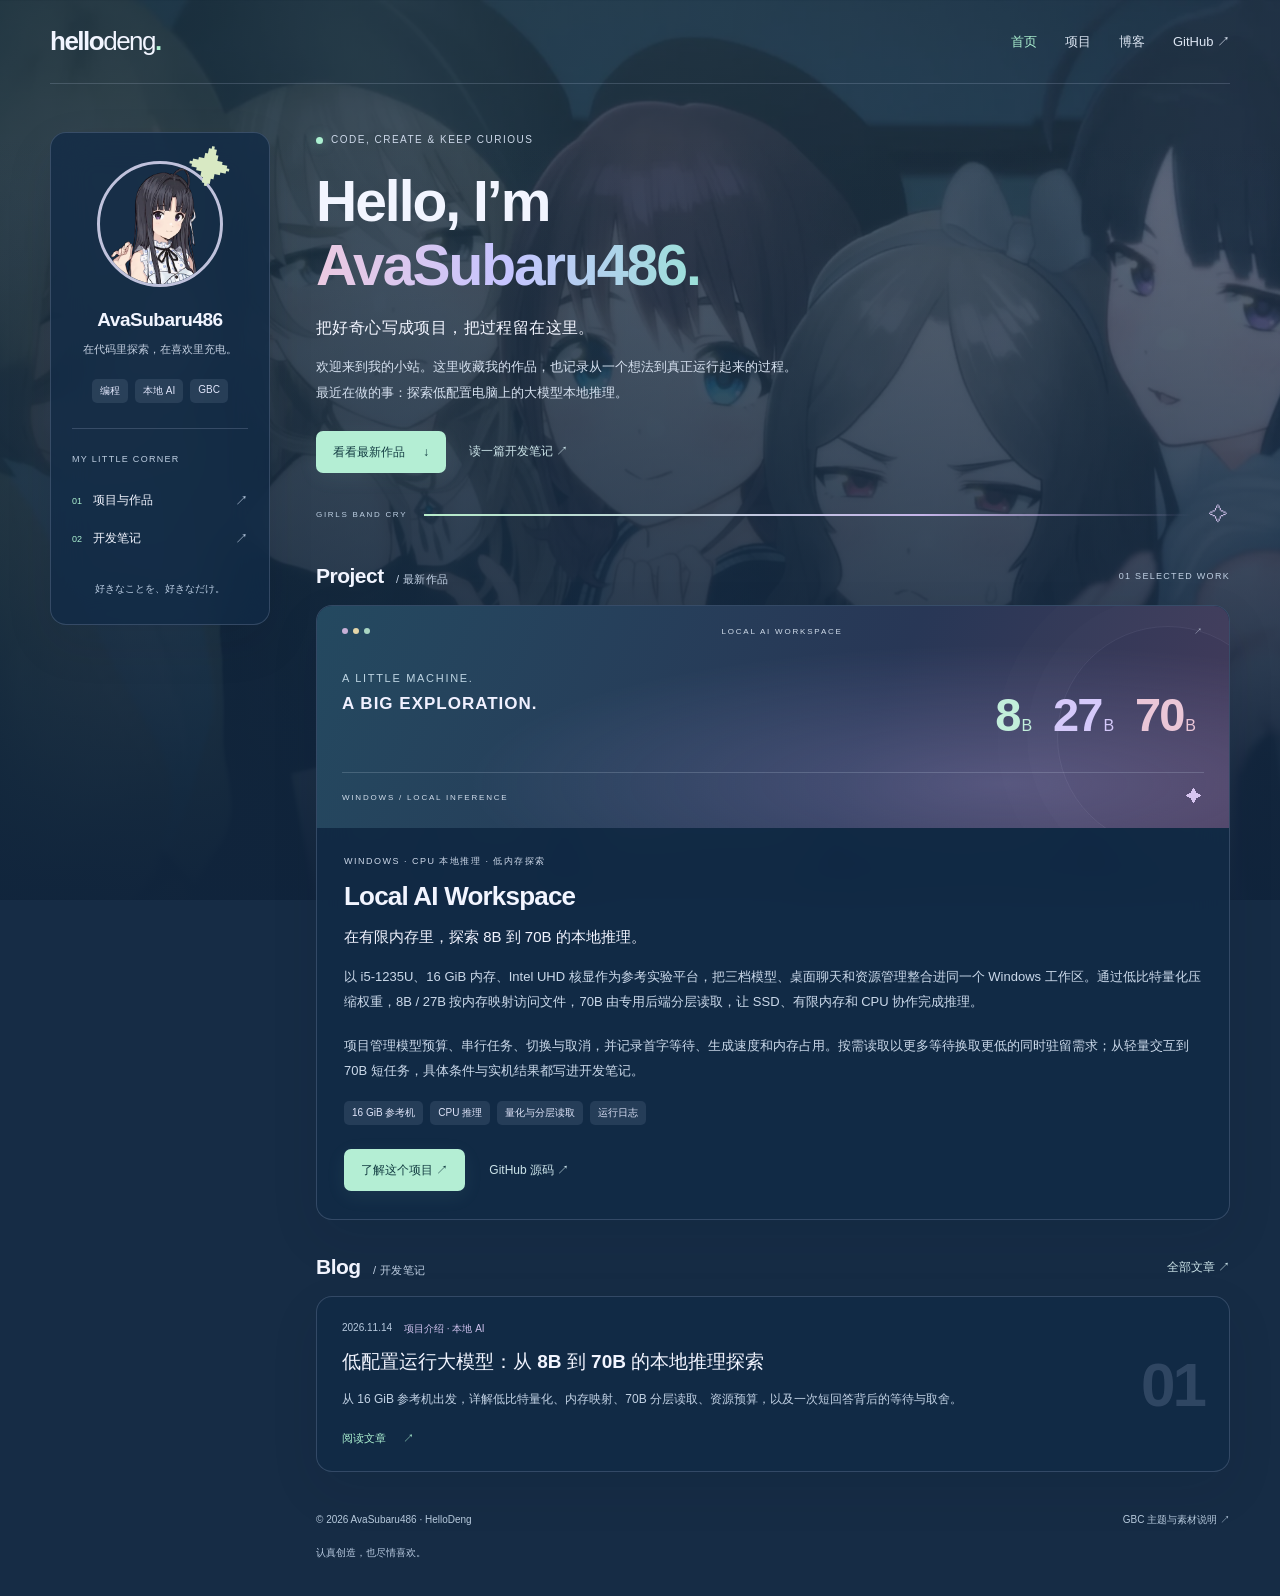
<file: index.html>
<!doctype html>
<html lang="zh-CN">
<head>
  <meta charset="utf-8">
  <meta name="viewport" content="width=device-width,initial-scale=1">
  <meta name="theme-color" content="#182d47">
  <meta name="description" content="HelloDeng，AvaSubaru486 的个人项目与开发笔记。最新作品：Local AI Workspace，Windows 本地 AI 工作区。">
  <title>HelloDeng · AvaSubaru486</title>
  <link rel="icon" href="/assets/favicon.svg" type="image/svg+xml">
  <link rel="preload" href="/assets/gbc-background.webp" as="image">
  <link rel="stylesheet" href="/styles.css">
</head>
<body>
  <div class="scenery" aria-hidden="true"></div>
  <a class="skip-link" href="#main">跳到正文</a>
  <header class="site-header wrap">
    <a class="wordmark" href="/">hello<span>deng</span><i>.</i></a>
    <nav aria-label="主导航"><a href="/" aria-current="page">首页</a><a href="/#projects">项目</a><a href="/blog/">博客</a><a href="https://github.com/AvaSubaru486" target="_blank" rel="noopener noreferrer">GitHub ↗</a></nav>
  </header>
  <main id="main" class="wrap home-layout">
    <aside class="profile glass" aria-label="关于站主">
      <div class="avatar-wrap"><img class="avatar" src="/assets/subaru-avatar.webp" alt="安和昴主题头像" width="144" height="144"><span aria-hidden="true">✦</span></div>
      <h2>AvaSubaru486</h2><p class="profile-caption">在代码里探索，在喜欢里充电。</p>
      <div class="tags"><span>编程</span><span>本地 AI</span><span>GBC</span></div>
      <div class="profile-rule"></div>
      <p class="micro-label">MY LITTLE CORNER</p>
      <a class="profile-link" href="#projects"><span>01</span> 项目与作品 <b>↗</b></a>
      <a class="profile-link" href="/blog/"><span>02</span> 开发笔记 <b>↗</b></a>
      <p class="signature">好きなことを、好きなだけ。</p>
    </aside>
    <div class="home-content">
      <section class="hero">
        <p class="eyebrow"><span class="status-dot"></span> CODE, CREATE & KEEP CURIOUS</p>
        <h1>Hello, I’m<br><span>AvaSubaru486.</span></h1>
        <p class="hero-note">把好奇心写成项目，把过程留在这里。</p>
        <p class="hero-description">欢迎来到我的小站。这里收藏我的作品，也记录从一个想法到真正运行起来的过程。<br>最近在做的事：探索低配置电脑上的大模型本地推理。</p>
        <div class="hero-actions"><a class="button button-primary" href="#projects">看看最新作品 <span>↓</span></a><a class="text-link" href="/blog/">读一篇开发笔记 ↗</a></div>
        <div class="melody" aria-hidden="true"><span>GIRLS BAND CRY</span><i></i><span>✧</span></div>
      </section>
      <section id="projects" class="section" aria-labelledby="projects-title">
        <div class="section-heading"><h2 id="projects-title">Project <small>/ 最新作品</small></h2><span class="micro-label">01 SELECTED WORK</span></div>
        <article class="featured glass">
          <div class="project-art" aria-label="三档本地模型与桌面工作区的概念图">
            <div class="art-top"><span class="window-dots"><i></i><i></i><i></i></span><span>LOCAL AI WORKSPACE</span><span>↗</span></div>
            <div class="art-label">A LITTLE MACHINE.<br><strong>A BIG EXPLORATION.</strong></div>
            <div class="model-orbit"><span>8<small>B</small></span><span>27<small>B</small></span><span>70<small>B</small></span></div>
            <div class="art-bottom"><span>WINDOWS / LOCAL INFERENCE</span><span>✦</span></div>
          </div>
          <div class="featured-copy"><p class="eyebrow">WINDOWS · CPU 本地推理 · 低内存探索</p><h3>Local AI Workspace</h3><p class="project-subtitle">在有限内存里，探索 8B 到 70B 的本地推理。</p><p>以 i5-1235U、16 GiB 内存、Intel UHD 核显作为参考实验平台，把三档模型、桌面聊天和资源管理整合进同一个 Windows 工作区。通过低比特量化压缩权重，8B / 27B 按内存映射访问文件，70B 由专用后端分层读取，让 SSD、有限内存和 CPU 协作完成推理。</p><p>项目管理模型预算、串行任务、切换与取消，并记录首字等待、生成速度和内存占用。按需读取以更多等待换取更低的同时驻留需求；从轻量交互到 70B 短任务，具体条件与实机结果都写进开发笔记。</p><div class="tags"><span>16 GiB 参考机</span><span>CPU 推理</span><span>量化与分层读取</span><span>运行日志</span></div><div class="card-actions"><a class="button button-primary" href="/blog/local-ai-workspace/">了解这个项目 ↗</a><a class="text-link" href="https://github.com/AvaSubaru486/LocalAIWorkspace" target="_blank" rel="noopener noreferrer">GitHub 源码 ↗</a></div></div>
        </article>
      </section>
      <section class="section" aria-labelledby="notes-title">
        <div class="section-heading"><h2 id="notes-title">Blog <small>/ 开发笔记</small></h2><a class="text-link" href="/blog/">全部文章 ↗</a></div>
        <a class="post-card glass" href="/blog/local-ai-workspace/"><div><p class="post-meta"><time datetime="2026-11-14">2026.11.14</time><span>项目介绍 · 本地 AI</span></p><h3>低配置运行大模型：从 8B 到 70B 的本地推理探索</h3><p>从 16 GiB 参考机出发，详解低比特量化、内存映射、70B 分层读取、资源预算，以及一次短回答背后的等待与取舍。</p><span class="read-more">阅读文章 <b>↗</b></span></div><span class="post-mark" aria-hidden="true">01</span></a>
      </section>
      <footer class="site-footer"><span>© 2026 AvaSubaru486 · HelloDeng</span><a href="/credits.html">GBC 主题与素材说明 ↗</a><p>认真创造，也尽情喜欢。</p></footer>
    </div>
  </main>
</body>
</html>
</file>
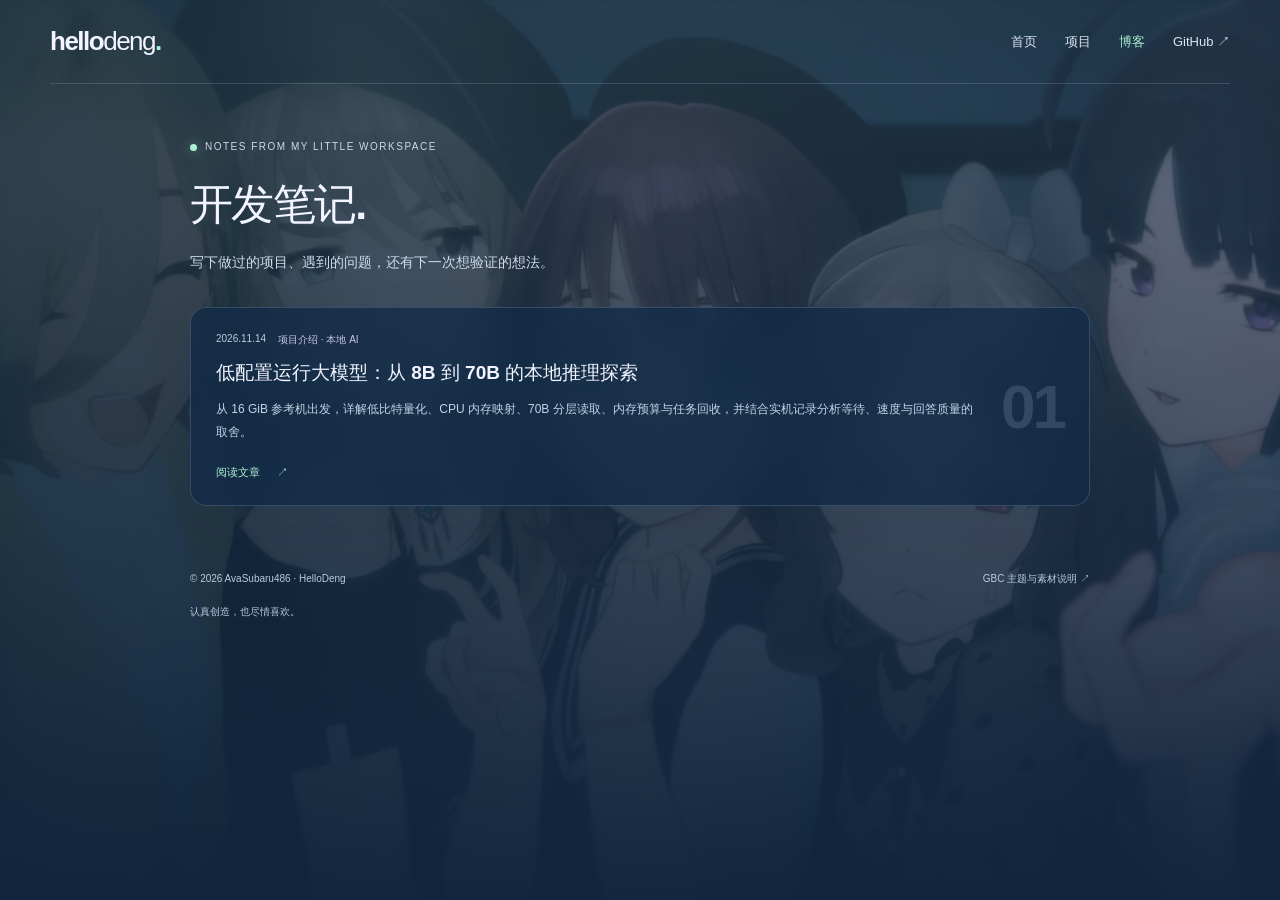
<file: blog/index.html>
<!doctype html>
<html lang="zh-CN">
<head><meta charset="utf-8"><meta name="viewport" content="width=device-width,initial-scale=1"><meta name="theme-color" content="#182d47"><meta name="description" content="AvaSubaru486 的开发笔记，记录本地 AI 项目的设计、运行与实验。"><title>开发笔记 · HelloDeng</title><link rel="icon" href="/assets/favicon.svg" type="image/svg+xml"><link rel="stylesheet" href="/styles.css"></head>
<body><div class="scenery" aria-hidden="true"></div><a class="skip-link" href="#main">跳到正文</a><header class="site-header wrap"><a class="wordmark" href="/">hello<span>deng</span><i>.</i></a><nav aria-label="主导航"><a href="/">首页</a><a href="/#projects">项目</a><a href="/blog/" aria-current="page">博客</a><a href="https://github.com/AvaSubaru486" target="_blank" rel="noopener noreferrer">GitHub ↗</a></nav></header>
  <main id="main" class="wrap page-layout"><div class="page-heading"><p class="eyebrow"><span class="status-dot"></span> NOTES FROM MY LITTLE WORKSPACE</p><h1>开发笔记<span class="accent">.</span></h1><p>写下做过的项目、遇到的问题，还有下一次想验证的想法。</p></div><section class="blog-list" aria-label="博客文章"><a class="post-card glass" href="/blog/local-ai-workspace/"><div><p class="post-meta"><time datetime="2026-11-14">2026.11.14</time><span>项目介绍 · 本地 AI</span></p><h3>低配置运行大模型：从 8B 到 70B 的本地推理探索</h3><p>从 16 GiB 参考机出发，详解低比特量化、CPU 内存映射、70B 分层读取、内存预算与任务回收，并结合实机记录分析等待、速度与回答质量的取舍。</p><span class="read-more">阅读文章 <b>↗</b></span></div><span class="post-mark" aria-hidden="true">01</span></a></section><footer class="site-footer"><span>© 2026 AvaSubaru486 · HelloDeng</span><a href="/credits.html">GBC 主题与素材说明 ↗</a><p>认真创造，也尽情喜欢。</p></footer></main>
</body></html>
</file>
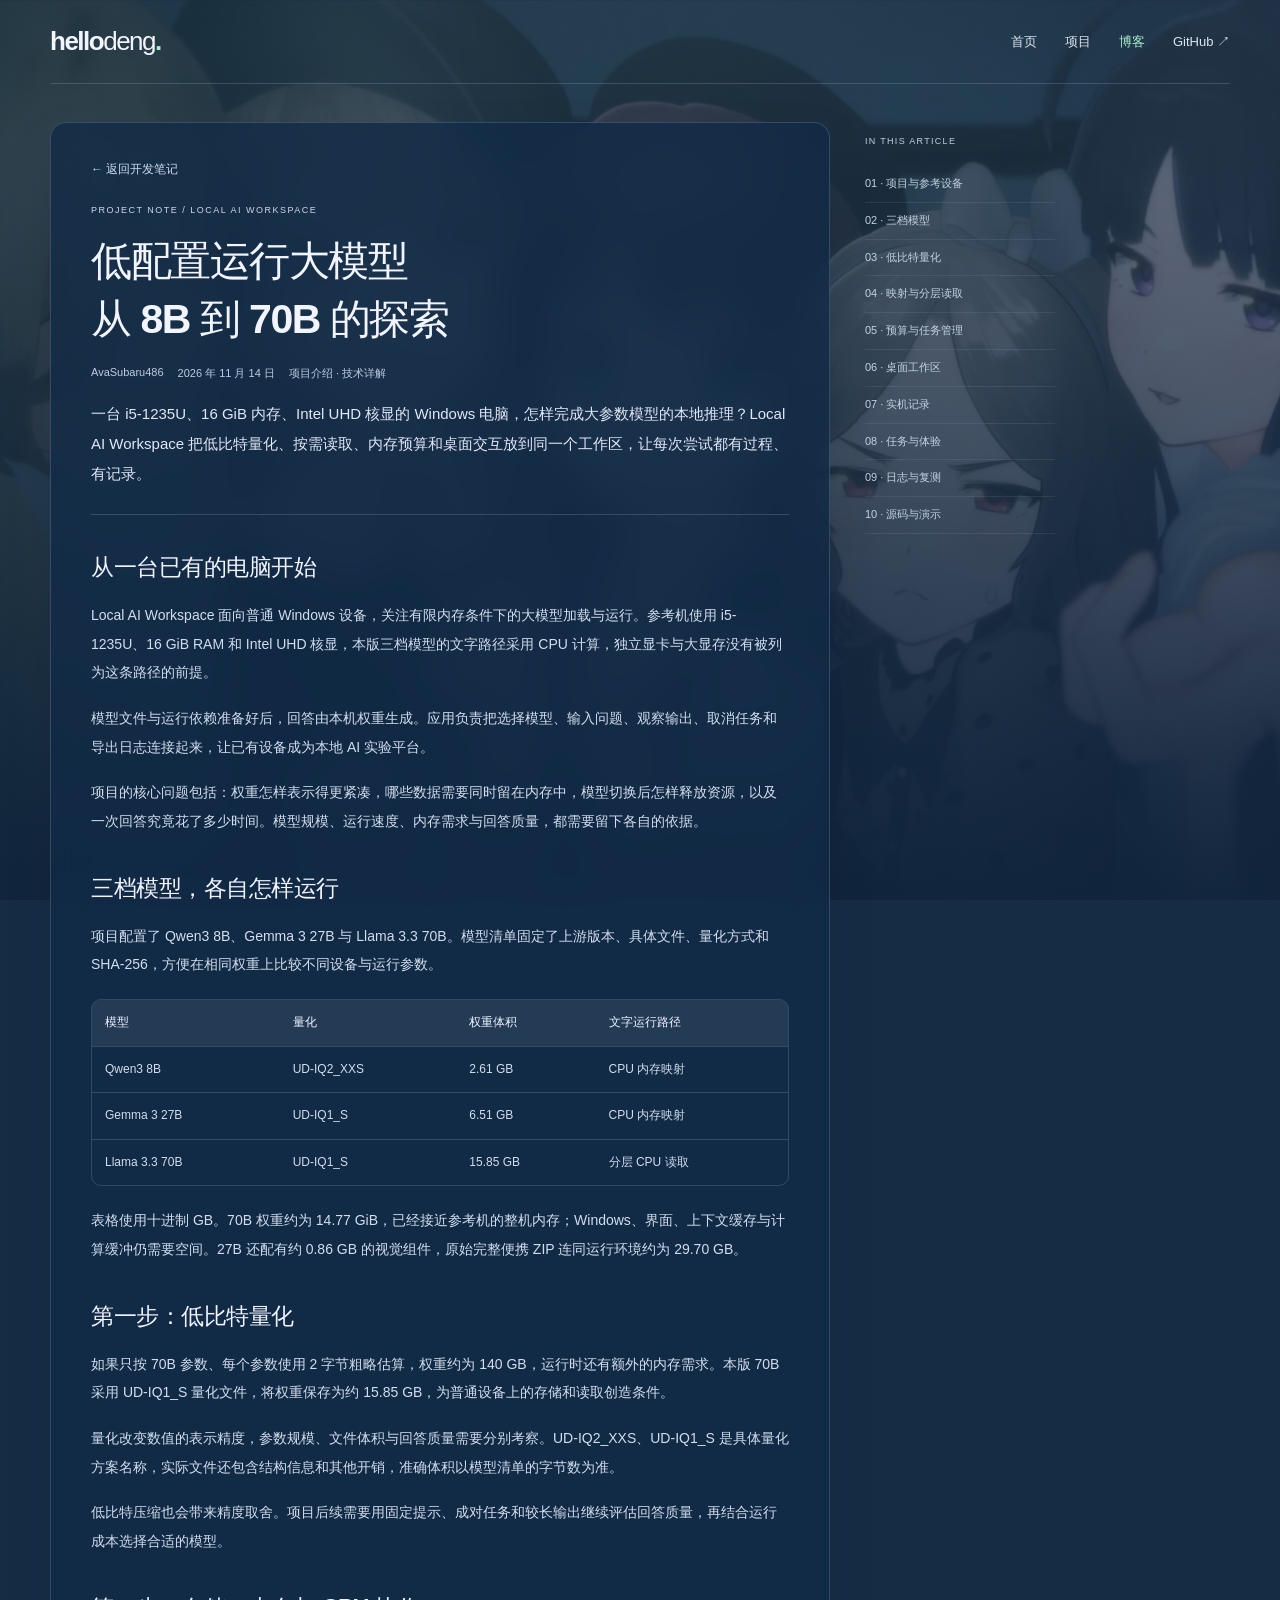
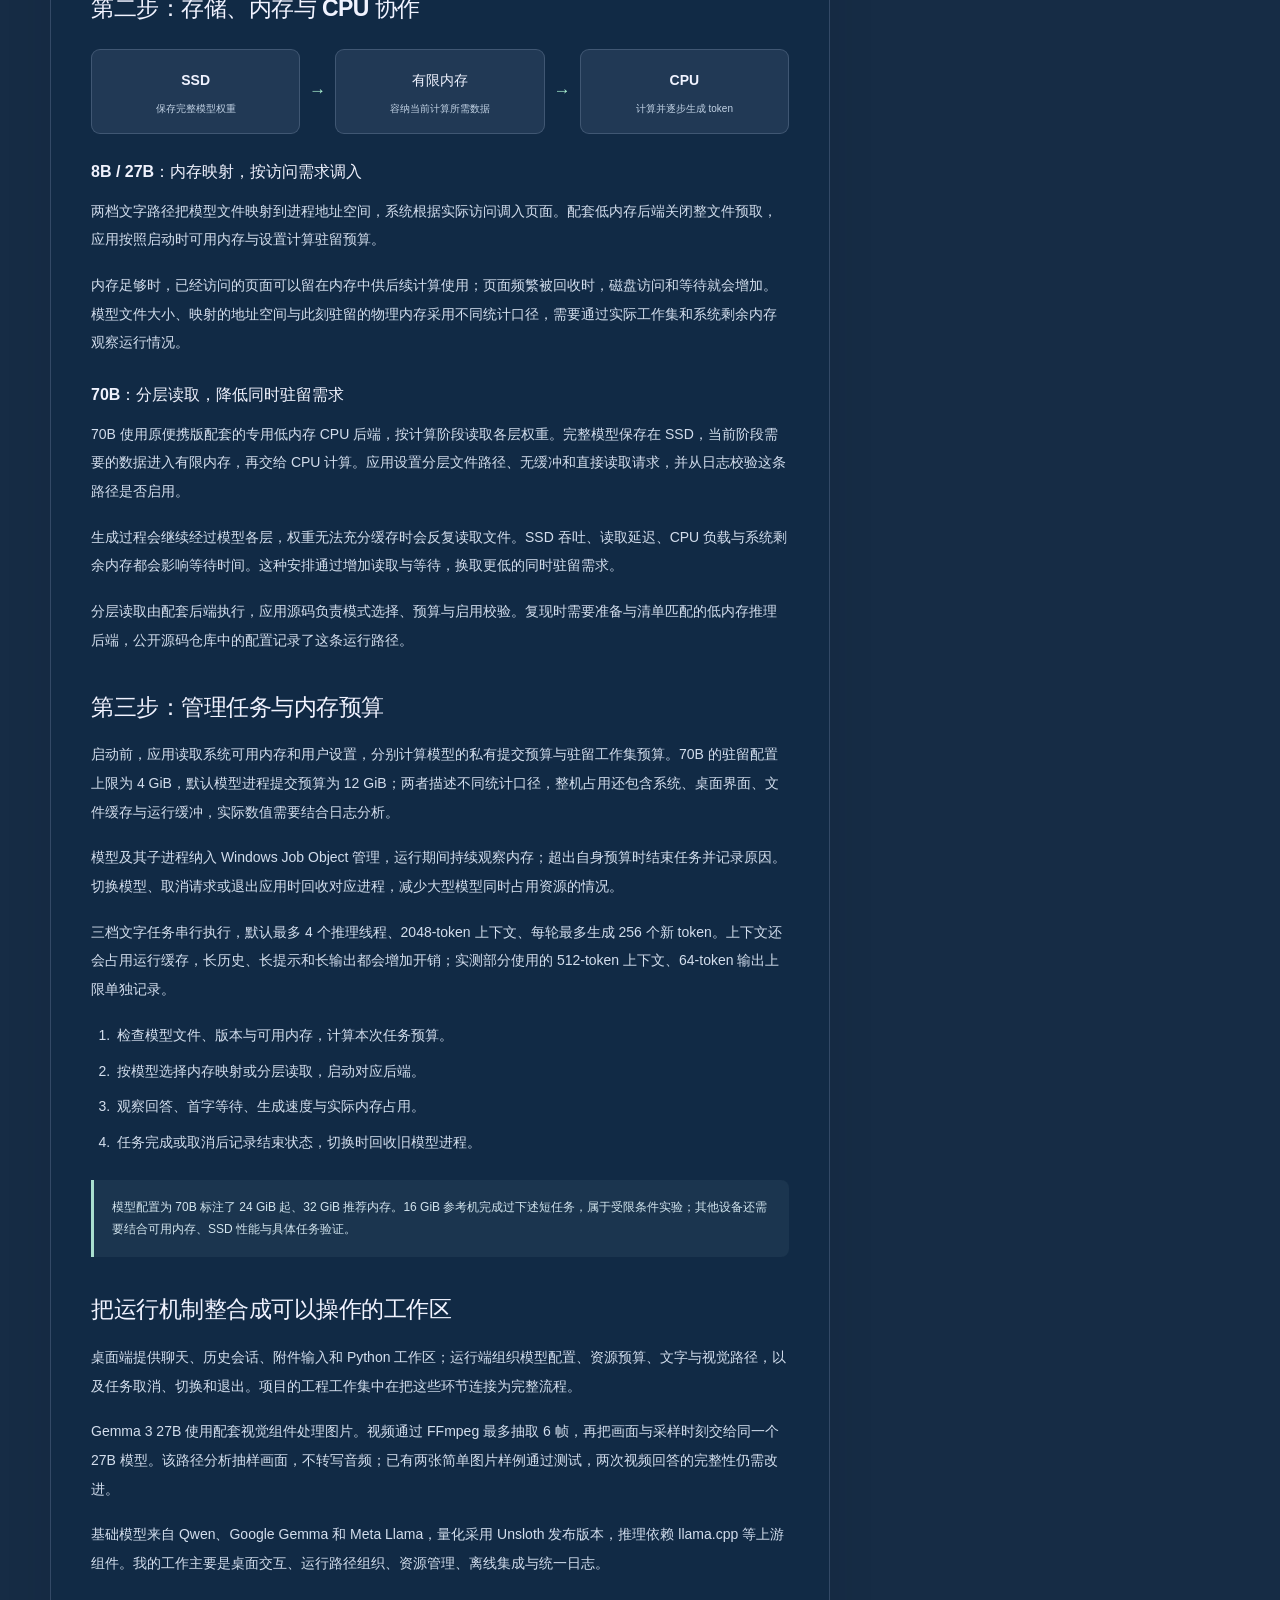
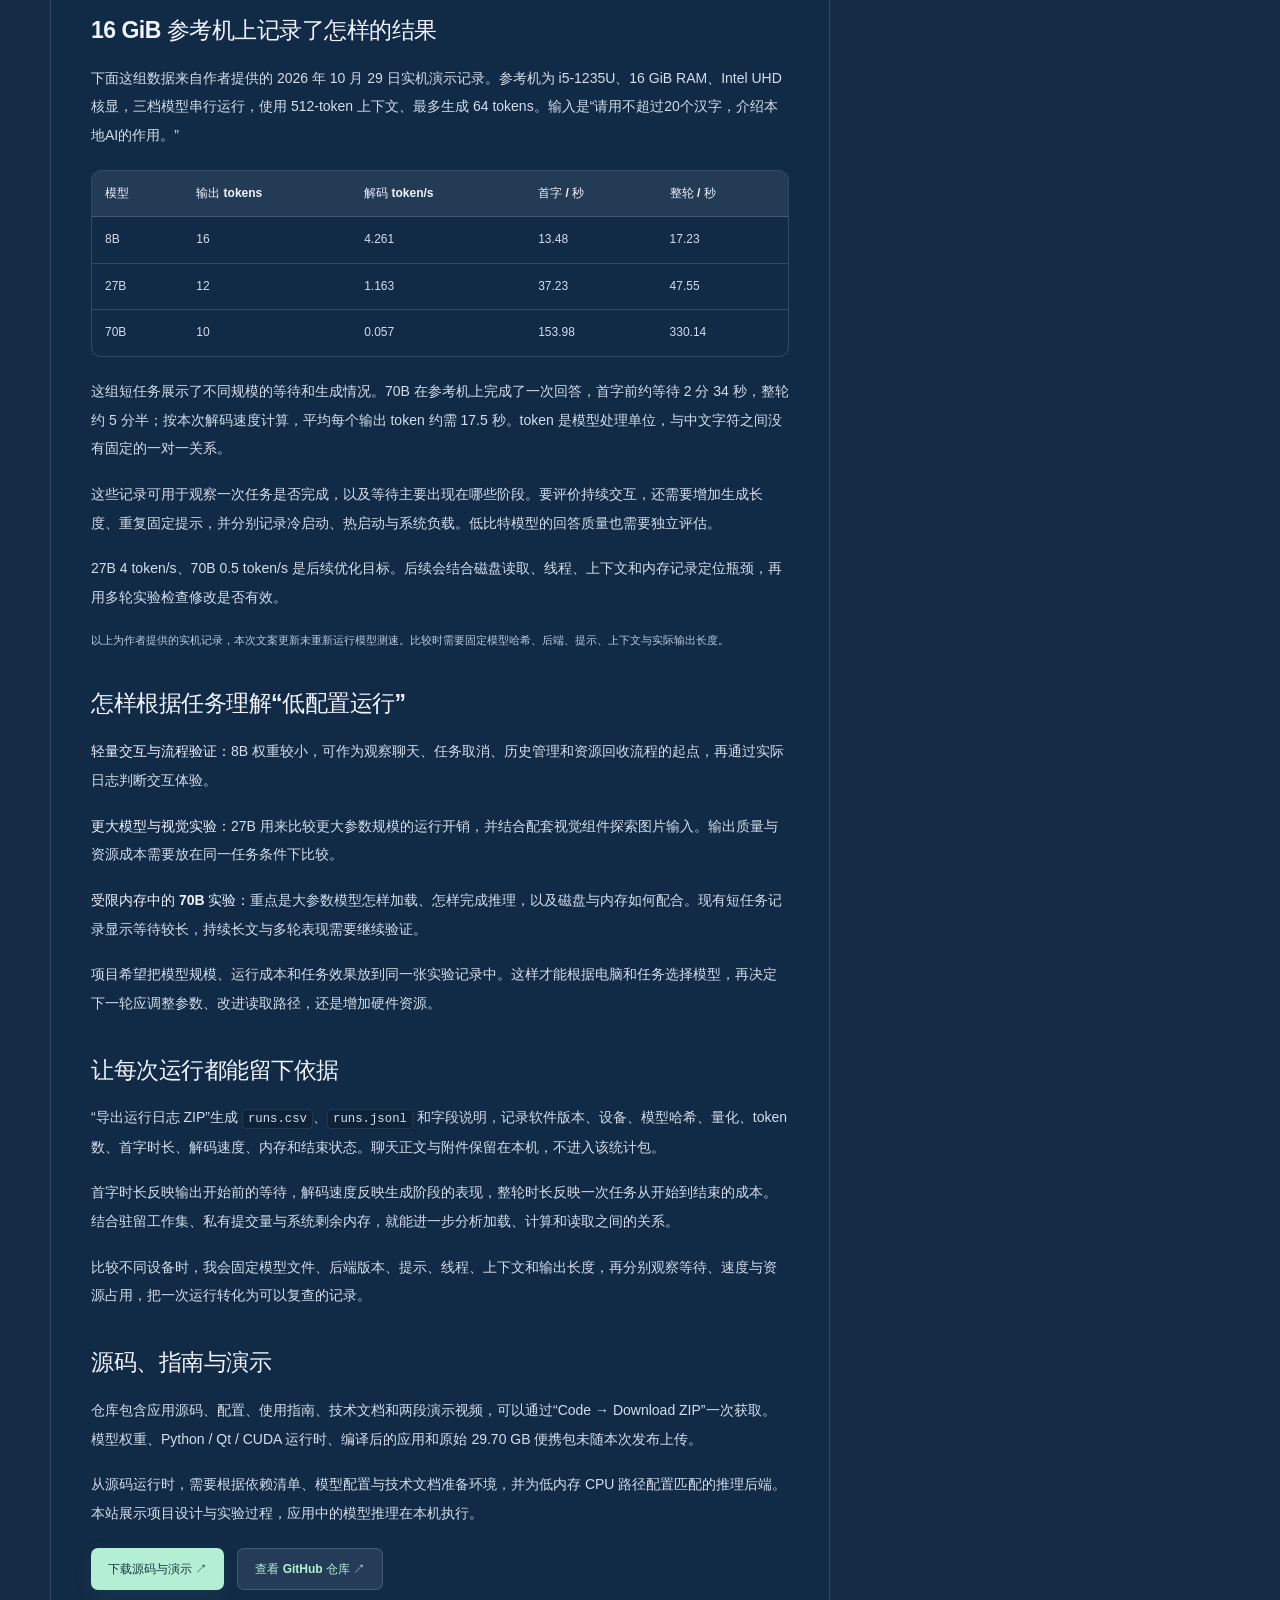
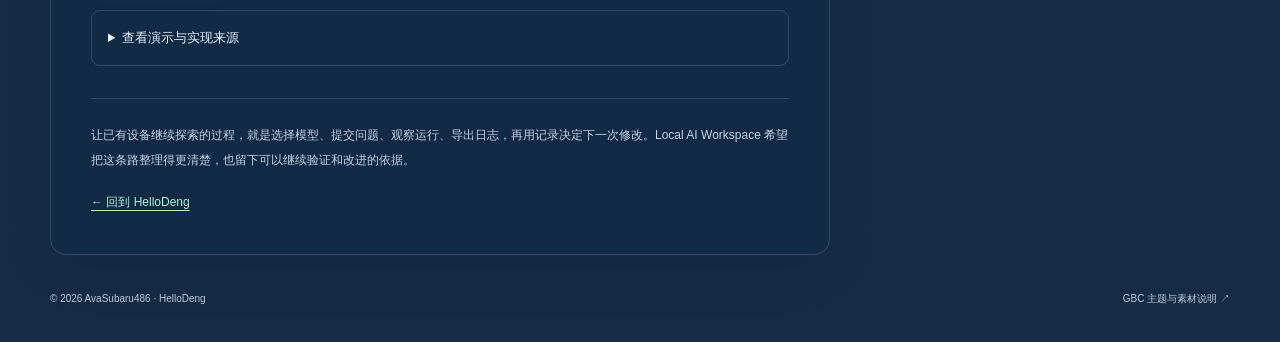
<file: blog/local-ai-workspace/index.html>
<!doctype html>
<html lang="zh-CN">
<head>
  <meta charset="utf-8">
  <meta name="viewport" content="width=device-width,initial-scale=1">
  <meta name="theme-color" content="#182d47">
  <meta name="description" content="Local AI Workspace 技术详解：以 i5-1235U、16 GiB 内存和核显为参考，说明低比特量化、CPU 内存映射、70B 分层读取、内存预算与本地推理实机记录。">
  <title>低配置运行大模型：Local AI Workspace · HelloDeng</title>
  <link rel="icon" href="/assets/favicon.svg" type="image/svg+xml">
  <link rel="stylesheet" href="/styles.css">
</head>
<body>
  <div class="scenery" aria-hidden="true"></div>
  <a class="skip-link" href="#main">跳到正文</a>
  <header class="site-header wrap">
    <a class="wordmark" href="/">hello<span>deng</span><i>.</i></a>
    <nav aria-label="主导航"><a href="/">首页</a><a href="/#projects">项目</a><a href="/blog/" aria-current="page">博客</a><a href="https://github.com/AvaSubaru486" target="_blank" rel="noopener noreferrer">GitHub ↗</a></nav>
  </header>
  <div class="wrap article-layout">
    <main id="main" class="article glass">
      <a class="breadcrumb" href="/blog/">← 返回开发笔记</a>
      <header class="article-header">
        <p class="eyebrow">PROJECT NOTE / LOCAL AI WORKSPACE</p>
        <h1>低配置运行大模型<br>从 8B 到 70B 的探索</h1>
        <div class="article-meta"><span>AvaSubaru486</span><time datetime="2026-11-14">2026 年 11 月 14 日</time><span>项目介绍 · 技术详解</span></div>
        <p class="lead">一台 i5-1235U、16 GiB 内存、Intel UHD 核显的 Windows 电脑，怎样完成大参数模型的本地推理？Local AI Workspace 把低比特量化、按需读取、内存预算和桌面交互放到同一个工作区，让每次尝试都有过程、有记录。</p>
      </header>
      <div class="prose">
        <section id="starting-point">
          <h2>从一台已有的电脑开始</h2>
          <p>Local AI Workspace 面向普通 Windows 设备，关注有限内存条件下的大模型加载与运行。参考机使用 i5-1235U、16 GiB RAM 和 Intel UHD 核显，本版三档模型的文字路径采用 CPU 计算，独立显卡与大显存没有被列为这条路径的前提。</p>
          <p>模型文件与运行依赖准备好后，回答由本机权重生成。应用负责把选择模型、输入问题、观察输出、取消任务和导出日志连接起来，让已有设备成为本地 AI 实验平台。</p>
          <p>项目的核心问题包括：权重怎样表示得更紧凑，哪些数据需要同时留在内存中，模型切换后怎样释放资源，以及一次回答究竟花了多少时间。模型规模、运行速度、内存需求与回答质量，都需要留下各自的依据。</p>
        </section>
        <section id="models">
          <h2>三档模型，各自怎样运行</h2>
          <p>项目配置了 Qwen3 8B、Gemma 3 27B 与 Llama 3.3 70B。模型清单固定了上游版本、具体文件、量化方式和 SHA-256，方便在相同权重上比较不同设备与运行参数。</p>
          <div class="table-scroll" tabindex="0" role="region" aria-label="三档模型配置表，可横向滚动">
            <table><thead><tr><th>模型</th><th>量化</th><th>权重体积</th><th>文字运行路径</th></tr></thead><tbody>
              <tr><td>Qwen3 8B</td><td>UD-IQ2_XXS</td><td>2.61 GB</td><td>CPU 内存映射</td></tr>
              <tr><td>Gemma 3 27B</td><td>UD-IQ1_S</td><td>6.51 GB</td><td>CPU 内存映射</td></tr>
              <tr><td>Llama 3.3 70B</td><td>UD-IQ1_S</td><td>15.85 GB</td><td>分层 CPU 读取</td></tr>
            </tbody></table>
          </div>
          <p>表格使用十进制 GB。70B 权重约为 14.77 GiB，已经接近参考机的整机内存；Windows、界面、上下文缓存与计算缓冲仍需要空间。27B 还配有约 0.86 GB 的视觉组件，原始完整便携 ZIP 连同运行环境约为 29.70 GB。</p>
        </section>
        <section id="quantization">
          <h2>第一步：低比特量化</h2>
          <p>如果只按 70B 参数、每个参数使用 2 字节粗略估算，权重约为 140 GB，运行时还有额外的内存需求。本版 70B 采用 UD-IQ1_S 量化文件，将权重保存为约 15.85 GB，为普通设备上的存储和读取创造条件。</p>
          <p>量化改变数值的表示精度，参数规模、文件体积与回答质量需要分别考察。UD-IQ2_XXS、UD-IQ1_S 是具体量化方案名称，实际文件还包含结构信息和其他开销，准确体积以模型清单的字节数为准。</p>
          <p>低比特压缩也会带来精度取舍。项目后续需要用固定提示、成对任务和较长输出继续评估回答质量，再结合运行成本选择合适的模型。</p>
        </section>
        <section id="memory">
          <h2>第二步：存储、内存与 CPU 协作</h2>
          <div class="flow" aria-label="本地推理的数据流">
            <div><strong>SSD</strong><small>保存完整模型权重</small></div><span aria-hidden="true">→</span>
            <div><strong>有限内存</strong><small>容纳当前计算所需数据</small></div><span aria-hidden="true">→</span>
            <div><strong>CPU</strong><small>计算并逐步生成 token</small></div>
          </div>
          <h3>8B / 27B：内存映射，按访问需求调入</h3>
          <p>两档文字路径把模型文件映射到进程地址空间，系统根据实际访问调入页面。配套低内存后端关闭整文件预取，应用按照启动时可用内存与设置计算驻留预算。</p>
          <p>内存足够时，已经访问的页面可以留在内存中供后续计算使用；页面频繁被回收时，磁盘访问和等待就会增加。模型文件大小、映射的地址空间与此刻驻留的物理内存采用不同统计口径，需要通过实际工作集和系统剩余内存观察运行情况。</p>
          <h3>70B：分层读取，降低同时驻留需求</h3>
          <p>70B 使用原便携版配套的专用低内存 CPU 后端，按计算阶段读取各层权重。完整模型保存在 SSD，当前阶段需要的数据进入有限内存，再交给 CPU 计算。应用设置分层文件路径、无缓冲和直接读取请求，并从日志校验这条路径是否启用。</p>
          <p>生成过程会继续经过模型各层，权重无法充分缓存时会反复读取文件。SSD 吞吐、读取延迟、CPU 负载与系统剩余内存都会影响等待时间。这种安排通过增加读取与等待，换取更低的同时驻留需求。</p>
          <p>分层读取由配套后端执行，应用源码负责模式选择、预算与启用校验。复现时需要准备与清单匹配的低内存推理后端，公开源码仓库中的配置记录了这条运行路径。</p>
        </section>
        <section id="budget">
          <h2>第三步：管理任务与内存预算</h2>
          <p>启动前，应用读取系统可用内存和用户设置，分别计算模型的私有提交预算与驻留工作集预算。70B 的驻留配置上限为 4 GiB，默认模型进程提交预算为 12 GiB；两者描述不同统计口径，整机占用还包含系统、桌面界面、文件缓存与运行缓冲，实际数值需要结合日志分析。</p>
          <p>模型及其子进程纳入 Windows Job Object 管理，运行期间持续观察内存；超出自身预算时结束任务并记录原因。切换模型、取消请求或退出应用时回收对应进程，减少大型模型同时占用资源的情况。</p>
          <p>三档文字任务串行执行，默认最多 4 个推理线程、2048-token 上下文、每轮最多生成 256 个新 token。上下文还会占用运行缓存，长历史、长提示和长输出都会增加开销；实测部分使用的 512-token 上下文、64-token 输出上限单独记录。</p>
          <ol>
            <li>检查模型文件、版本与可用内存，计算本次任务预算。</li>
            <li>按模型选择内存映射或分层读取，启动对应后端。</li>
            <li>观察回答、首字等待、生成速度与实际内存占用。</li>
            <li>任务完成或取消后记录结束状态，切换时回收旧模型进程。</li>
          </ol>
          <div class="callout">模型配置为 70B 标注了 24 GiB 起、32 GiB 推荐内存。16 GiB 参考机完成过下述短任务，属于受限条件实验；其他设备还需要结合可用内存、SSD 性能与具体任务验证。</div>
        </section>
        <section id="features">
          <h2>把运行机制整合成可以操作的工作区</h2>
          <p>桌面端提供聊天、历史会话、附件输入和 Python 工作区；运行端组织模型配置、资源预算、文字与视觉路径，以及任务取消、切换和退出。项目的工程工作集中在把这些环节连接为完整流程。</p>
          <p>Gemma 3 27B 使用配套视觉组件处理图片。视频通过 FFmpeg 最多抽取 6 帧，再把画面与采样时刻交给同一个 27B 模型。该路径分析抽样画面，不转写音频；已有两张简单图片样例通过测试，两次视频回答的完整性仍需改进。</p>
          <p>基础模型来自 Qwen、Google Gemma 和 Meta Llama，量化采用 Unsloth 发布版本，推理依赖 llama.cpp 等上游组件。我的工作主要是桌面交互、运行路径组织、资源管理、离线集成与统一日志。</p>
        </section>
        <section id="results">
          <h2>16 GiB 参考机上记录了怎样的结果</h2>
          <p>下面这组数据来自作者提供的 2026 年 10 月 29 日实机演示记录。参考机为 i5-1235U、16 GiB RAM、Intel UHD 核显，三档模型串行运行，使用 512-token 上下文、最多生成 64 tokens。输入是“请用不超过20个汉字，介绍本地AI的作用。”</p>
          <div class="table-scroll" tabindex="0" role="region" aria-label="实机短任务记录表，可横向滚动">
            <table><thead><tr><th>模型</th><th>输出 tokens</th><th>解码 token/s</th><th>首字 / 秒</th><th>整轮 / 秒</th></tr></thead><tbody>
              <tr><td>8B</td><td>16</td><td>4.261</td><td>13.48</td><td>17.23</td></tr>
              <tr><td>27B</td><td>12</td><td>1.163</td><td>37.23</td><td>47.55</td></tr>
              <tr><td>70B</td><td>10</td><td>0.057</td><td>153.98</td><td>330.14</td></tr>
            </tbody></table>
          </div>
          <p>这组短任务展示了不同规模的等待和生成情况。70B 在参考机上完成了一次回答，首字前约等待 2 分 34 秒，整轮约 5 分半；按本次解码速度计算，平均每个输出 token 约需 17.5 秒。token 是模型处理单位，与中文字符之间没有固定的一对一关系。</p>
          <p>这些记录可用于观察一次任务是否完成，以及等待主要出现在哪些阶段。要评价持续交互，还需要增加生成长度、重复固定提示，并分别记录冷启动、热启动与系统负载。低比特模型的回答质量也需要独立评估。</p>
          <p>27B 4 token/s、70B 0.5 token/s 是后续优化目标。后续会结合磁盘读取、线程、上下文和内存记录定位瓶颈，再用多轮实验检查修改是否有效。</p>
          <p class="source-note">以上为作者提供的实机记录，本次文案更新未重新运行模型测速。比较时需要固定模型哈希、后端、提示、上下文与实际输出长度。</p>
        </section>
        <section id="experience">
          <h2>怎样根据任务理解“低配置运行”</h2>
          <p><strong>轻量交互与流程验证：</strong>8B 权重较小，可作为观察聊天、任务取消、历史管理和资源回收流程的起点，再通过实际日志判断交互体验。</p>
          <p><strong>更大模型与视觉实验：</strong>27B 用来比较更大参数规模的运行开销，并结合配套视觉组件探索图片输入。输出质量与资源成本需要放在同一任务条件下比较。</p>
          <p><strong>受限内存中的 70B 实验：</strong>重点是大参数模型怎样加载、怎样完成推理，以及磁盘与内存如何配合。现有短任务记录显示等待较长，持续长文与多轮表现需要继续验证。</p>
          <p>项目希望把模型规模、运行成本和任务效果放到同一张实验记录中。这样才能根据电脑和任务选择模型，再决定下一轮应调整参数、改进读取路径，还是增加硬件资源。</p>
        </section>
        <section id="logs">
          <h2>让每次运行都能留下依据</h2>
          <p>“导出运行日志 ZIP”生成 <code>runs.csv</code>、<code>runs.jsonl</code> 和字段说明，记录软件版本、设备、模型哈希、量化、token 数、首字时长、解码速度、内存和结束状态。聊天正文与附件保留在本机，不进入该统计包。</p>
          <p>首字时长反映输出开始前的等待，解码速度反映生成阶段的表现，整轮时长反映一次任务从开始到结束的成本。结合驻留工作集、私有提交量与系统剩余内存，就能进一步分析加载、计算和读取之间的关系。</p>
          <p>比较不同设备时，我会固定模型文件、后端版本、提示、线程、上下文和输出长度，再分别观察等待、速度与资源占用，把一次运行转化为可以复查的记录。</p>
        </section>
        <section id="download">
          <h2>源码、指南与演示</h2>
          <p>仓库包含应用源码、配置、使用指南、技术文档和两段演示视频，可以通过“Code → Download ZIP”一次获取。模型权重、Python / Qt / CUDA 运行时、编译后的应用和原始 29.70 GB 便携包未随本次发布上传。</p>
          <p>从源码运行时，需要根据依赖清单、模型配置与技术文档准备环境，并为低内存 CPU 路径配置匹配的推理后端。本站展示项目设计与实验过程，应用中的模型推理在本机执行。</p>
          <div class="article-actions"><a class="button button-primary" href="https://github.com/AvaSubaru486/LocalAIWorkspace/archive/refs/heads/main.zip" target="_blank" rel="noopener noreferrer">下载源码与演示 ↗</a><a class="button button-secondary" href="https://github.com/AvaSubaru486/LocalAIWorkspace" target="_blank" rel="noopener noreferrer">查看 GitHub 仓库 ↗</a></div>
          <details>
            <summary>查看演示与实现来源</summary>
            <ul>
              <li><a href="https://github.com/AvaSubaru486/LocalAIWorkspace/blob/main/demo/LocalAIWorkspace-三模型实机演示-35秒-20261029.mp4" target="_blank" rel="noopener noreferrer">35 秒三模型实机演示</a></li>
              <li><a href="https://github.com/AvaSubaru486/LocalAIWorkspace/blob/main/demo/LocalAIWorkspace-项目原理动画-20261028.mp4" target="_blank" rel="noopener noreferrer">项目原理动画</a></li>
              <li><a href="https://github.com/AvaSubaru486/LocalAIWorkspace/blob/main/config/models.json" target="_blank" rel="noopener noreferrer">模型版本、量化与运行参数</a></li>
              <li><a href="https://github.com/AvaSubaru486/LocalAIWorkspace/blob/main/app/cpu_compatibility.py" target="_blank" rel="noopener noreferrer">低内存运行路径与启用校验</a></li>
              <li><a href="https://github.com/AvaSubaru486/LocalAIWorkspace/blob/main/app/windows_job.py" target="_blank" rel="noopener noreferrer">模型进程与内存管理实现</a></li>
              <li><a href="https://github.com/AvaSubaru486/LocalAIWorkspace/blob/main/docs/LICENSES.md" target="_blank" rel="noopener noreferrer">第三方组件、模型来源与许可</a></li>
            </ul>
          </details>
        </section>
        <div class="article-end"><p>让已有设备继续探索的过程，就是选择模型、提交问题、观察运行、导出日志，再用记录决定下一次修改。Local AI Workspace 希望把这条路整理得更清楚，也留下可以继续验证和改进的依据。</p><a href="/">← 回到 HelloDeng</a></div>
      </div>
    </main>
    <aside class="article-aside" aria-label="文章目录">
      <span class="micro-label">IN THIS ARTICLE</span>
      <a href="#starting-point">01 · 项目与参考设备</a>
      <a href="#models">02 · 三档模型</a>
      <a href="#quantization">03 · 低比特量化</a>
      <a href="#memory">04 · 映射与分层读取</a>
      <a href="#budget">05 · 预算与任务管理</a>
      <a href="#features">06 · 桌面工作区</a>
      <a href="#results">07 · 实机记录</a>
      <a href="#experience">08 · 任务与体验</a>
      <a href="#logs">09 · 日志与复测</a>
      <a href="#download">10 · 源码与演示</a>
    </aside>
  </div>
  <footer class="site-footer wrap article-footer"><span>© 2026 AvaSubaru486 · HelloDeng</span><a href="/credits.html">GBC 主题与素材说明 ↗</a></footer>
</body>
</html>
</file>
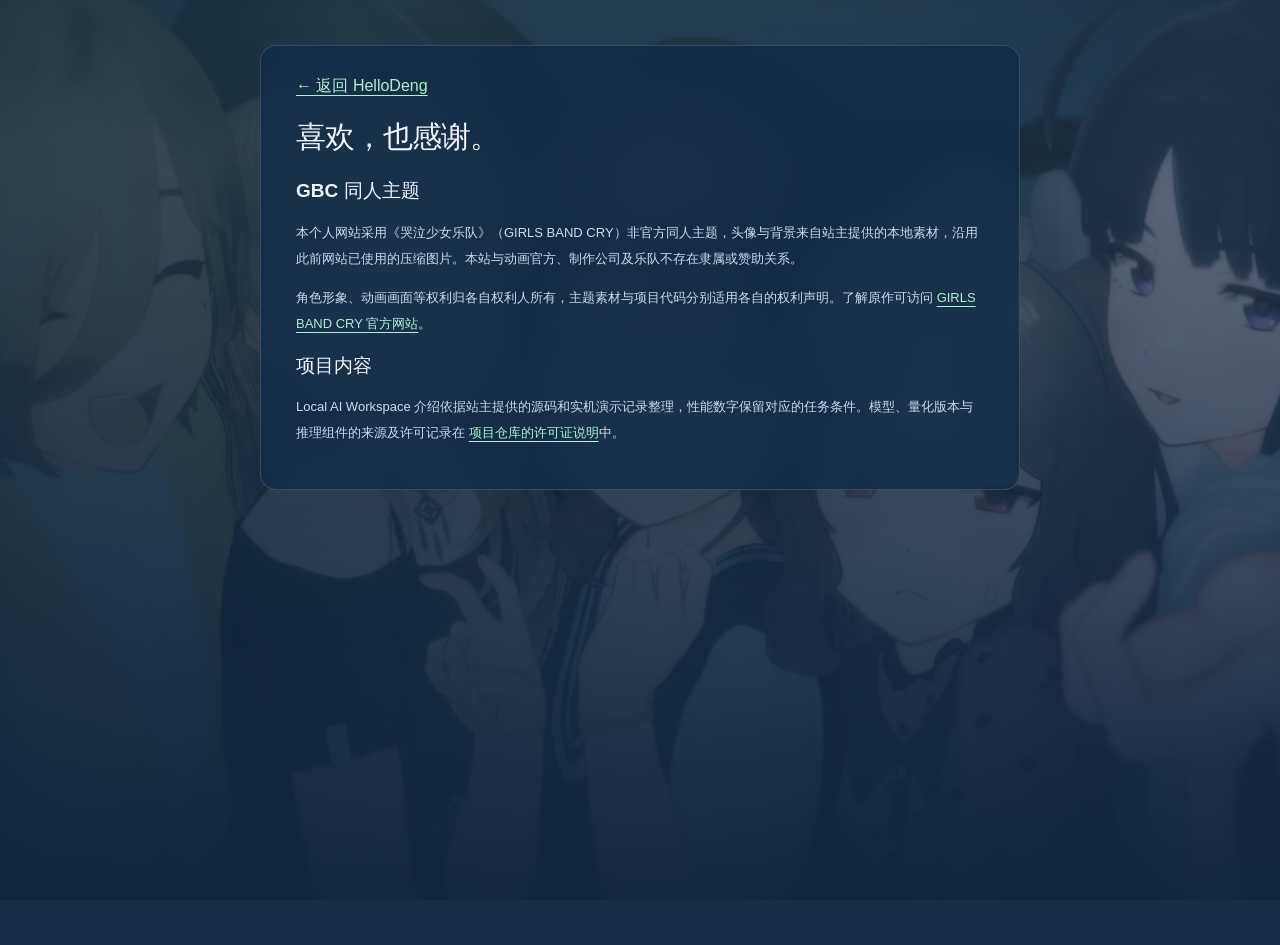
<file: credits.html>
<!doctype html><html lang="zh-CN"><head><meta charset="utf-8"><meta name="viewport" content="width=device-width,initial-scale=1"><meta name="theme-color" content="#182d47"><title>主题与素材说明 · HelloDeng</title><link rel="icon" href="/assets/favicon.svg" type="image/svg+xml"><link rel="stylesheet" href="/styles.css"></head><body><div class="scenery" aria-hidden="true"></div><main class="wrap credits glass"><a href="/">← 返回 HelloDeng</a><h1>喜欢，也感谢。</h1><h2>GBC 同人主题</h2><p>本个人网站采用《哭泣少女乐队》（GIRLS BAND CRY）非官方同人主题，头像与背景来自站主提供的本地素材，沿用此前网站已使用的压缩图片。本站与动画官方、制作公司及乐队不存在隶属或赞助关系。</p><p>角色形象、动画画面等权利归各自权利人所有，主题素材与项目代码分别适用各自的权利声明。了解原作可访问 <a href="https://girls-band-cry.com/" target="_blank" rel="noopener noreferrer">GIRLS BAND CRY 官方网站</a>。</p><h2>项目内容</h2><p>Local AI Workspace 介绍依据站主提供的源码和实机演示记录整理，性能数字保留对应的任务条件。模型、量化版本与推理组件的来源及许可记录在 <a href="https://github.com/AvaSubaru486/LocalAIWorkspace/blob/main/docs/LICENSES.md" target="_blank" rel="noopener noreferrer">项目仓库的许可证说明</a>中。</p></main></body></html>
</file>
<file: styles.css>
@charset "UTF-8";
:root{color-scheme:dark;--ink:#f2f5ff;--muted:#c4d0e1;--mint:#acf1d1;--line:#d3e1ff2c;--panel:#112b46c9;font-family:"Segoe UI","Microsoft YaHei",sans-serif;font-synthesis:none;background:#162c45;color:var(--ink);scroll-behavior:smooth}
*{box-sizing:border-box}body{margin:0;min-height:100vh}a{color:inherit;text-decoration:none}img{display:block;max-width:100%}a:focus-visible,summary:focus-visible{outline:2px solid var(--mint);outline-offset:5px}::selection{background:#d9c7ef;color:#162c45}.wrap{width:min(1180px,calc(100% - 64px));margin-inline:auto}.scenery{position:fixed;inset:0;z-index:-1;background:linear-gradient(110deg,#0e263bd4,#2034509e),url('/assets/gbc-background.webp') center/cover no-repeat;pointer-events:none}.scenery:after{content:"";position:absolute;inset:0;background:linear-gradient(0deg,#10243cf2,transparent 85%)}.skip-link{position:fixed;top:-80px;left:16px;z-index:20;background:#152d48;padding:12px}.skip-link:focus{top:8px}.glass{background:var(--panel);border:1px solid var(--line);border-radius:16px;backdrop-filter:blur(18px);box-shadow:0 18px 50px #07172916}.site-header{display:flex;align-items:center;justify-content:space-between;gap:24px;min-height:84px;border-bottom:1px solid var(--line)}.wordmark{font-size:26px;font-weight:750;letter-spacing:-1.5px;white-space:nowrap}.wordmark span{font-weight:400}.wordmark i{font-style:normal;color:var(--mint)}.site-header nav{display:flex;align-items:center;gap:28px;font-size:13px;color:#dce5f2}.site-header nav a{padding-block:10px}.site-header a:hover,.text-link:hover,.site-footer a:hover{color:var(--mint)}.site-header [aria-current=page]{color:var(--mint)}.home-layout{display:grid;grid-template-columns:220px minmax(0,1fr);gap:46px;padding-top:48px}.profile{padding:28px 21px;align-self:start;position:sticky;top:28px;text-align:center}.avatar-wrap{position:relative;width:126px;margin:0 auto 22px}.avatar{width:126px;height:126px;object-fit:cover;border:3px solid #e8e6ffcf;border-radius:50%}.avatar-wrap>span{position:absolute;top:-16px;right:-9px;font-size:43px;color:#d8e9c3;transform:rotate(12deg)}.profile h2{font-size:19px;letter-spacing:-.5px;margin:0 0 9px}.profile-caption{font-size:11px;line-height:1.8;color:var(--muted);margin:0 0 19px}.tags{display:flex;flex-wrap:wrap;gap:7px}.tags span{padding:5px 8px;background:#c5d6f21b;border-radius:5px;font-size:10px;white-space:nowrap;color:#e0e5fa}.profile .tags{justify-content:center}.profile-rule{height:1px;background:var(--line);margin:25px 0}.micro-label{font-size:9px;letter-spacing:1.3px;color:#bfcfe2}.profile>.micro-label{text-align:left;margin:0 0 18px}.profile-link{display:flex;align-items:center;text-align:left;gap:11px;font-size:12px;padding:10px 0}.profile-link>span{font-size:9px;color:var(--mint)}.profile-link>b{margin-left:auto;font-size:13px;font-weight:400;color:#bacbe0}.profile-link:hover{color:var(--mint)}.signature{font-size:10px;color:#b9cbe0;margin:24px 0 0}.home-content{min-width:0}.eyebrow{display:flex;align-items:center;gap:8px;font-size:10px;letter-spacing:1.5px;color:#cdd8e9;line-height:1.6;margin:0 0 21px}.status-dot{display:inline-block;width:7px;height:7px;flex:none;background:var(--mint);border-radius:50%;box-shadow:0 0 12px #a5edce80}.hero h1{font-size:clamp(34px,4.6vw,57px);line-height:1.13;letter-spacing:-2px;font-weight:730;margin:0 0 20px}.hero h1>span{background:linear-gradient(90deg,#eccae1,#c5c4ff 50%,#9be0d8);color:transparent;background-clip:text;-webkit-background-clip:text}.hero-note{font-size:16px;margin:0 0 15px;letter-spacing:.4px}.hero-description{font-size:13px;color:#d5e0ef;line-height:2;margin:0}.hero-actions{display:flex;align-items:center;gap:23px;flex-wrap:wrap;margin-top:25px}.button{display:inline-flex;align-items:center;justify-content:center;gap:18px;min-height:42px;padding:11px 17px;border-radius:7px;font-size:12px;font-weight:600;line-height:1.5;transition:transform .18s,background .18s}.button:hover{transform:translateY(-2px)}.button-primary{background:#b4eed4;color:#133c42;box-shadow:0 5px 20px #95d8c013}.button-primary:hover{background:#cef8e5;color:#133c42}.button-secondary{background:#c3d3f01c;border:1px solid var(--line);color:var(--ink)}.text-link{font-size:12px;color:#cce4e9;text-underline-offset:5px}.melody{display:flex;align-items:center;gap:17px;color:#bed0e3;font-size:8px;letter-spacing:1.7px;margin:31px 0 38px}.melody>i{flex:1;height:2px;background:linear-gradient(90deg,#b7ecc9,#c6b5e9 65%,transparent)}.melody>span:last-child{font-size:19px;color:#d1c2ec}.section{margin-bottom:35px;scroll-margin-top:25px}.section-heading{display:flex;align-items:center;justify-content:space-between;gap:15px;margin-bottom:17px}.section-heading h2{font-size:21px;font-weight:650;margin:0;letter-spacing:-.5px}.section-heading h2 small{font-size:11px;font-weight:400;color:#c4d3e6;margin-left:7px;letter-spacing:.4px}.featured{overflow:hidden}.project-art{padding:20px 25px 22px;position:relative;overflow:hidden;background:radial-gradient(ellipse at 75% 80%,#cab7f93d,transparent 55%),linear-gradient(115deg,#244960,#283756 60%,#443b5b)}.project-art:after{content:"";position:absolute;width:220px;height:220px;border:1px solid #dcdcff14;border-radius:50%;right:-50px;top:20px;box-shadow:0 0 0 30px #ffffff03,0 0 0 60px #ffffff02;pointer-events:none}.art-top,.art-bottom{display:flex;align-items:center;justify-content:space-between;gap:15px;font-size:8px;letter-spacing:1.8px;color:#d1ddeb;position:relative;z-index:1}.window-dots{display:flex;gap:5px}.window-dots i{width:6px;height:6px;border-radius:50%;background:#c7b0d7}.window-dots i:nth-child(2){background:#e4d6a9}.window-dots i:nth-child(3){background:#a9d6c3}.art-label{font-size:11px;letter-spacing:1.7px;line-height:1.8;margin-top:32px;position:relative;z-index:1;color:#bed5e3}.art-label strong{font-size:17px;letter-spacing:1px;color:#f1f1ff;font-weight:550}.model-orbit{display:flex;justify-content:flex-end;gap:21px;margin-top:-32px;margin-bottom:30px;padding-right:8px;position:relative;z-index:1}.model-orbit>span{display:inline-flex;align-items:baseline;font-size:47px;font-weight:650;letter-spacing:-2px;color:#c2eedb}.model-orbit>span:nth-child(2){color:#d5c9fa}.model-orbit>span:nth-child(3){color:#eac6d7}.model-orbit small{font-size:16px;font-weight:400;letter-spacing:0;margin-left:2px}.art-bottom{border-top:1px solid #d4e4f330;padding-top:15px}.art-bottom>span:last-child{color:#d7c5f0;font-size:16px}.featured-copy{padding:26px 27px 28px}.featured-copy .eyebrow{font-size:9px;margin-bottom:12px}.featured-copy h3{font-size:26px;letter-spacing:-.8px;margin:0 0 10px;font-weight:650}.project-subtitle{font-size:15px!important;color:#f2f4ff!important;margin:0 0 13px!important}.featured-copy>p:not(.eyebrow){font-size:13px;color:#cbd9ea;line-height:1.95;margin:0 0 18px}.featured-copy .tags{margin-top:15px}.card-actions{display:flex;flex-wrap:wrap;align-items:center;gap:24px;margin-top:24px}.post-card{display:flex;align-items:center;gap:26px;padding:25px;transition:background .18s,transform .18s}.post-card:hover{background:#1e3d59ed;transform:translateY(-2px)}.post-meta{display:flex;flex-wrap:wrap;gap:12px;margin:0 0 11px;color:#b9cbdf;font-size:10px}.post-meta>span{color:#cfc2ed}.post-card h3{font-size:19px;line-height:1.6;font-weight:600;margin:0 0 10px}.post-card p:not(.post-meta){font-size:12px;line-height:1.9;color:#c3d3e5;margin:0 0 18px}.read-more{font-size:11px;color:var(--mint)}.read-more b{font-weight:400;margin-left:14px}.post-mark{font-size:62px;letter-spacing:-3px;font-weight:650;color:#cbd7f22b;margin-left:auto;flex:none}.site-footer{display:flex;justify-content:space-between;flex-wrap:wrap;gap:15px;font-size:10px;line-height:1.8;color:#b9ccdf;padding:4px 0 34px}.site-footer>p{flex-basis:100%;margin:0;font-size:10px;color:#b6c8de}.page-layout{max-width:900px;margin:55px auto 0}.page-heading{margin-bottom:31px}.page-heading h1{font-size:43px;letter-spacing:-1.7px;margin:13px 0 15px}.page-heading>p:not(.eyebrow){font-size:14px;line-height:1.9;color:#cedaeb}.blog-list{margin-bottom:60px}.breadcrumb{display:inline-block;color:#cbdbec;font-size:12px;margin-bottom:25px}.breadcrumb:hover{color:var(--mint)}.article-layout{display:grid;grid-template-columns:minmax(0,780px) 190px;gap:35px;align-items:start;padding-top:38px}.article{padding:36px 40px 40px;min-width:0}.article-header{padding-bottom:25px;border-bottom:1px solid var(--line);margin-bottom:30px}.article-header .eyebrow{font-size:9px;margin-bottom:16px}.article h1{font-size:clamp(27px,3.3vw,41px);line-height:1.4;letter-spacing:-1.5px;margin:0 0 18px}.article .lead{font-size:15px;color:#e1e8f6;line-height:2;margin:18px 0 0}.article-meta{font-size:11px;color:#bdcde1;display:flex;gap:14px;flex-wrap:wrap}.prose{font-size:14px;line-height:2.05;color:#d3deed}.prose h2{scroll-margin-top:25px;color:#f1f3ff;line-height:1.6;font-size:23px;letter-spacing:-.5px;margin:34px 0 15px}.prose h3{color:#f0f2fd;font-size:16px;line-height:1.6;margin:25px 0 12px}.prose p{margin:0 0 17px}.prose a{color:#b4f0d2;text-decoration:underline;text-underline-offset:4px;overflow-wrap:anywhere}.prose ul,.prose ol{padding-left:23px;margin:15px 0 20px}.prose li{padding-left:3px;margin-bottom:7px}.prose strong{color:#f0f3ff;font-weight:600}.prose code{background:#0a1b2c66;border:1px solid #c1d3ef20;border-radius:4px;padding:2px 5px;font-size:.88em;overflow-wrap:anywhere}.table-scroll{overflow-x:auto;border:1px solid var(--line);border-radius:10px;margin:20px 0;max-width:100%}table{border-collapse:collapse;width:100%;min-width:530px;font-size:12px;line-height:1.8}th,td{text-align:left;padding:12px 13px;border-bottom:1px solid var(--line);white-space:normal}th{background:#d1dff018;color:#eff4ff;font-weight:550}tr:last-child td{border-bottom:0}.callout{border-left:3px solid #a9dfcf;background:#b4d9d110;padding:16px 18px;border-radius:0 8px 8px 0;font-size:12px;line-height:1.9;margin:23px 0;color:#d2e4ee}.flow{display:grid;grid-template-columns:1fr auto 1fr auto 1fr;gap:9px;align-items:center;margin:23px 0}.flow>div{background:#c2d6f218;border:1px solid var(--line);border-radius:9px;padding:16px 12px;text-align:center}.flow strong{display:block;font-size:14px}.flow small{display:block;color:#c3d3e5;font-size:10px;line-height:1.7;margin-top:5px}.flow>span{font-size:17px;color:var(--mint)}.article-aside{position:sticky;top:25px;padding-top:14px}.article-aside .micro-label{display:block;margin:0 0 20px}.article-aside a{display:block;color:#c2d2e4;font-size:11px;line-height:1.8;padding:8px 0;border-bottom:1px solid #d8e4fa16}.article-aside a:hover{color:var(--mint)}.article-actions{display:flex;flex-wrap:wrap;align-items:center;gap:13px;margin:20px 0 10px}.article-actions a{text-decoration:none}.article-end{border-top:1px solid var(--line);padding-top:24px;margin-top:32px;font-size:12px;color:#c4d3e5}.article-footer{margin-top:31px}.video{width:100%;display:block;border:1px solid var(--line);background:#101f32;border-radius:10px;margin:22px 0}.source-note{font-size:11px;color:#b9cce1}.credits{max-width:760px;margin:45px auto;padding:30px 35px}.credits h1{font-size:30px;letter-spacing:-1px}.credits h2{font-size:19px}.credits p{line-height:2;color:#ccdaeb;font-size:13px}.credits a{color:var(--mint);text-decoration:underline;text-underline-offset:4px}details{border:1px solid var(--line);border-radius:9px;padding:14px 16px;margin:20px 0;font-size:13px}summary{cursor:pointer;color:#e7edf9}.prose details p{margin:15px 0 0}
.prose .button-primary,.prose .button-primary:hover{color:#133c42}
@media(min-width:1500px){.home-layout{padding-top:60px;gap:60px}.hero h1{font-size:60px}}
@media(max-width:1060px){.home-layout{grid-template-columns:190px minmax(0,1fr);gap:28px}.profile{padding:25px 16px}.hero h1{font-size:43px}.model-orbit{margin-top:18px;justify-content:flex-start;margin-bottom:23px}.art-label{margin-top:25px}.article-layout{grid-template-columns:minmax(0,1fr) 160px;gap:24px}.article{padding:30px}.article-aside a{font-size:10px}}
@media(max-width:760px){.wrap{width:calc(100% - 36px)}.site-header{min-height:68px;gap:16px}.site-header nav{gap:17px;font-size:11px}.wordmark{font-size:23px}.home-layout{display:block;padding-top:25px}.profile{display:grid;grid-template-columns:70px minmax(0,1fr);text-align:left;column-gap:17px;row-gap:0;position:static;border:0;background:transparent;box-shadow:none;backdrop-filter:none;padding:0;margin-bottom:35px}.avatar-wrap{width:70px;grid-row:1/4;margin:0}.avatar{width:70px;height:70px;border-width:2px}.avatar-wrap>span{font-size:28px;right:-4px;top:-12px}.profile h2{font-size:18px;margin:3px 0 5px}.profile-caption{font-size:10px;margin:0 0 9px}.profile .tags{justify-content:flex-start;gap:5px}.tags span{font-size:9px;padding:4px 6px}.profile-rule,.profile>.micro-label,.profile-link,.signature{display:none}.hero h1{font-size:clamp(32px,8vw,52px);letter-spacing:-1.4px}.eyebrow{font-size:8px;letter-spacing:1.2px;margin-bottom:17px}.hero-note{font-size:14px;line-height:1.8}.hero-description{font-size:12px}.hero-actions{gap:19px;margin-top:21px}.button{font-size:11px;padding:10px 13px}.text-link{font-size:11px}.melody{margin:28px 0 31px;font-size:7px}.section-heading h2{font-size:19px}.section-heading h2 small{font-size:10px}.section-heading .micro-label{font-size:7px;letter-spacing:.8px}.project-art{padding:19px 21px}.art-top,.art-bottom{font-size:7px;letter-spacing:1px}.art-label{font-size:9px;margin-top:24px}.art-label strong{font-size:16px}.model-orbit{gap:25px;margin:15px 0 21px}.model-orbit>span{font-size:45px}.model-orbit small{font-size:15px}.featured-copy{padding:22px}.featured-copy h3{font-size:24px}.project-subtitle{font-size:13px!important}.featured-copy>p:not(.eyebrow){font-size:12px}.card-actions{gap:18px;margin-top:21px}.post-card{padding:21px;gap:15px}.post-card h3{font-size:17px}.post-card p:not(.post-meta){font-size:11px}.post-mark{font-size:38px}.post-meta{font-size:9px;gap:9px}.site-footer{font-size:9px;gap:9px;padding-bottom:25px}.site-footer>p{font-size:9px}.page-layout{margin-top:35px}.page-heading h1{font-size:35px}.page-heading>p:not(.eyebrow){font-size:12px}.article-layout{display:block;padding-top:25px}.article{padding:24px 21px}.article h1{font-size:27px;letter-spacing:-.7px}.article-meta{font-size:10px}.article .lead{font-size:13px}.article-aside{display:none}.prose{font-size:13px;line-height:2.05}.prose h2{font-size:21px}.prose h3{font-size:15px}.table-scroll{margin-inline:0}.callout{font-size:11px;padding:14px}.flow{gap:5px}.flow>div{padding:13px 6px}.flow strong{font-size:12px}.flow small{font-size:9px}.flow>span{font-size:13px}.article-actions{gap:11px}.credits{padding:23px 21px;margin-top:26px}.credits h1{font-size:26px}}
@media(max-width:380px){.site-header nav{gap:12px;font-size:10px}.site-header{gap:10px}.wordmark{font-size:21px}.post-mark{display:none}.hero-actions{gap:13px}.art-label strong{font-size:14px}.article h1{font-size:25px}.flow small{font-size:8px}}
@media(prefers-reduced-motion:reduce){*{scroll-behavior:auto!important;transition:none!important}}
</file>
